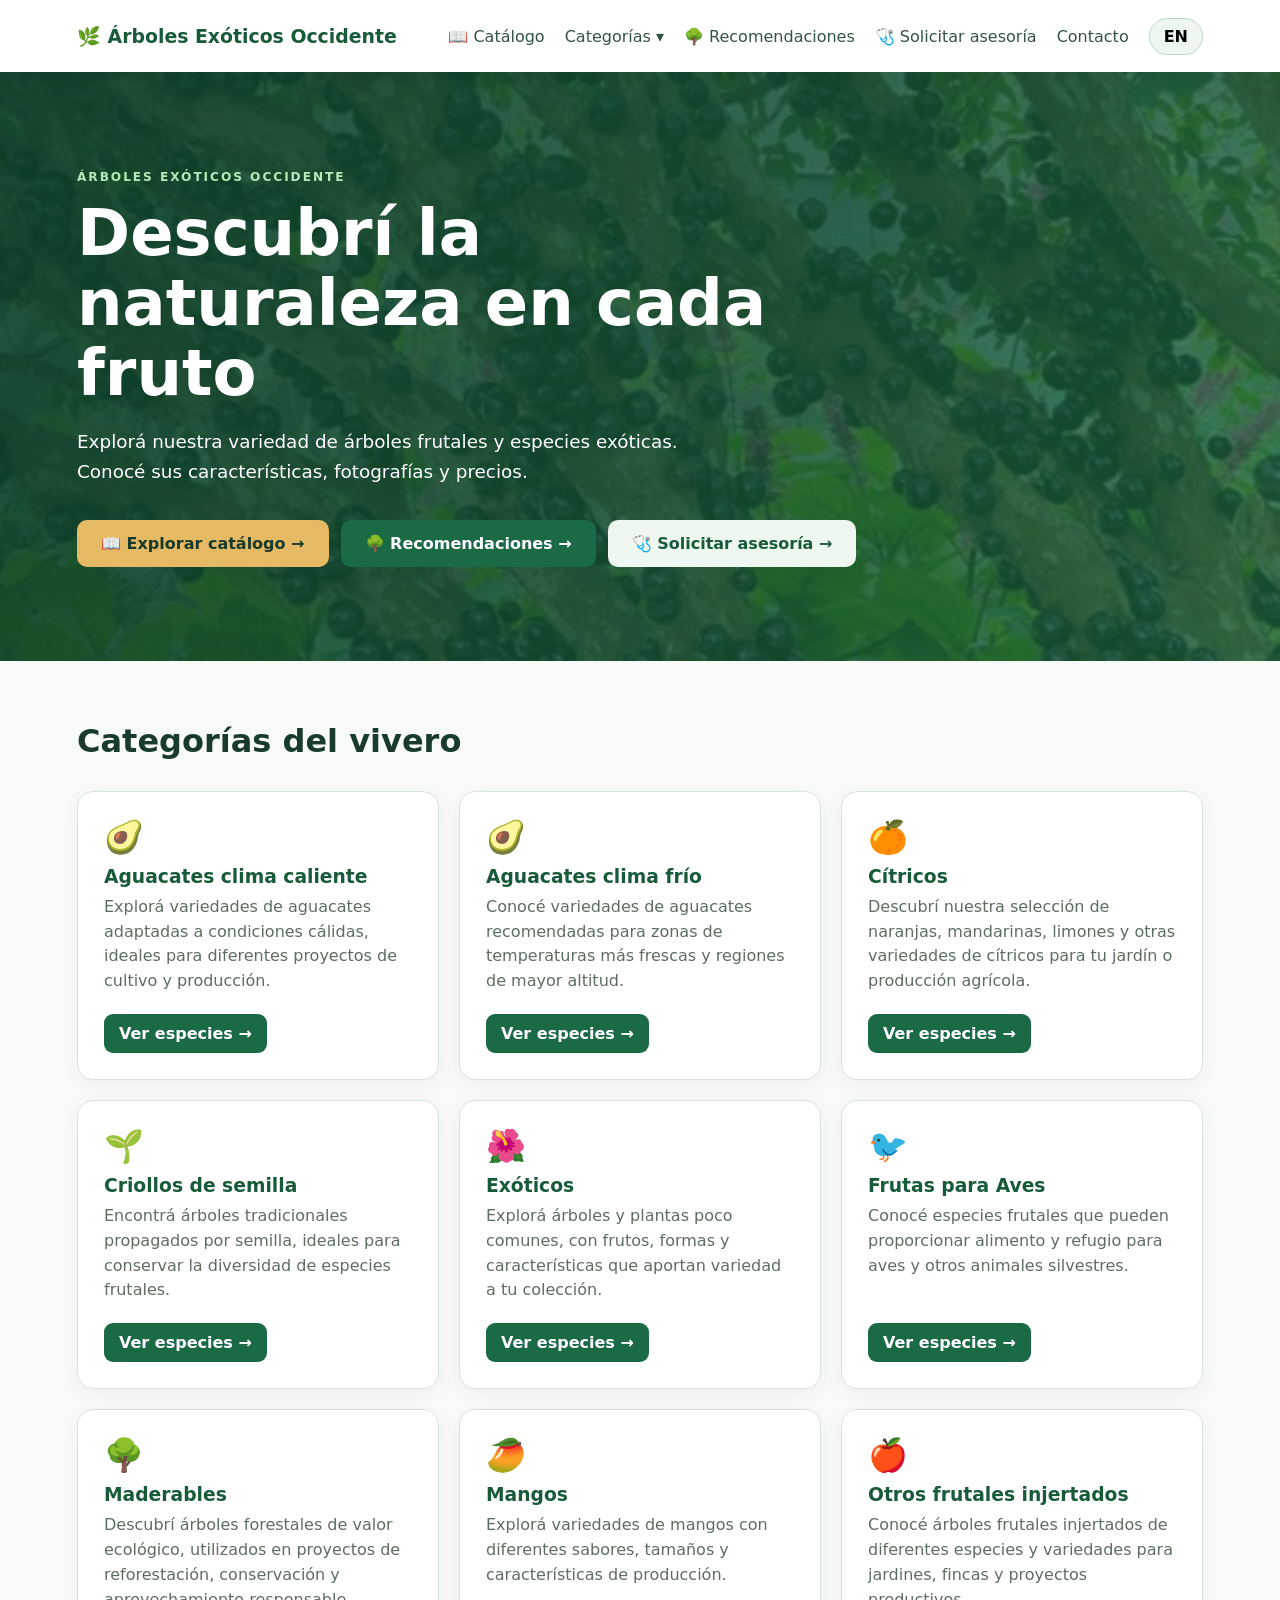
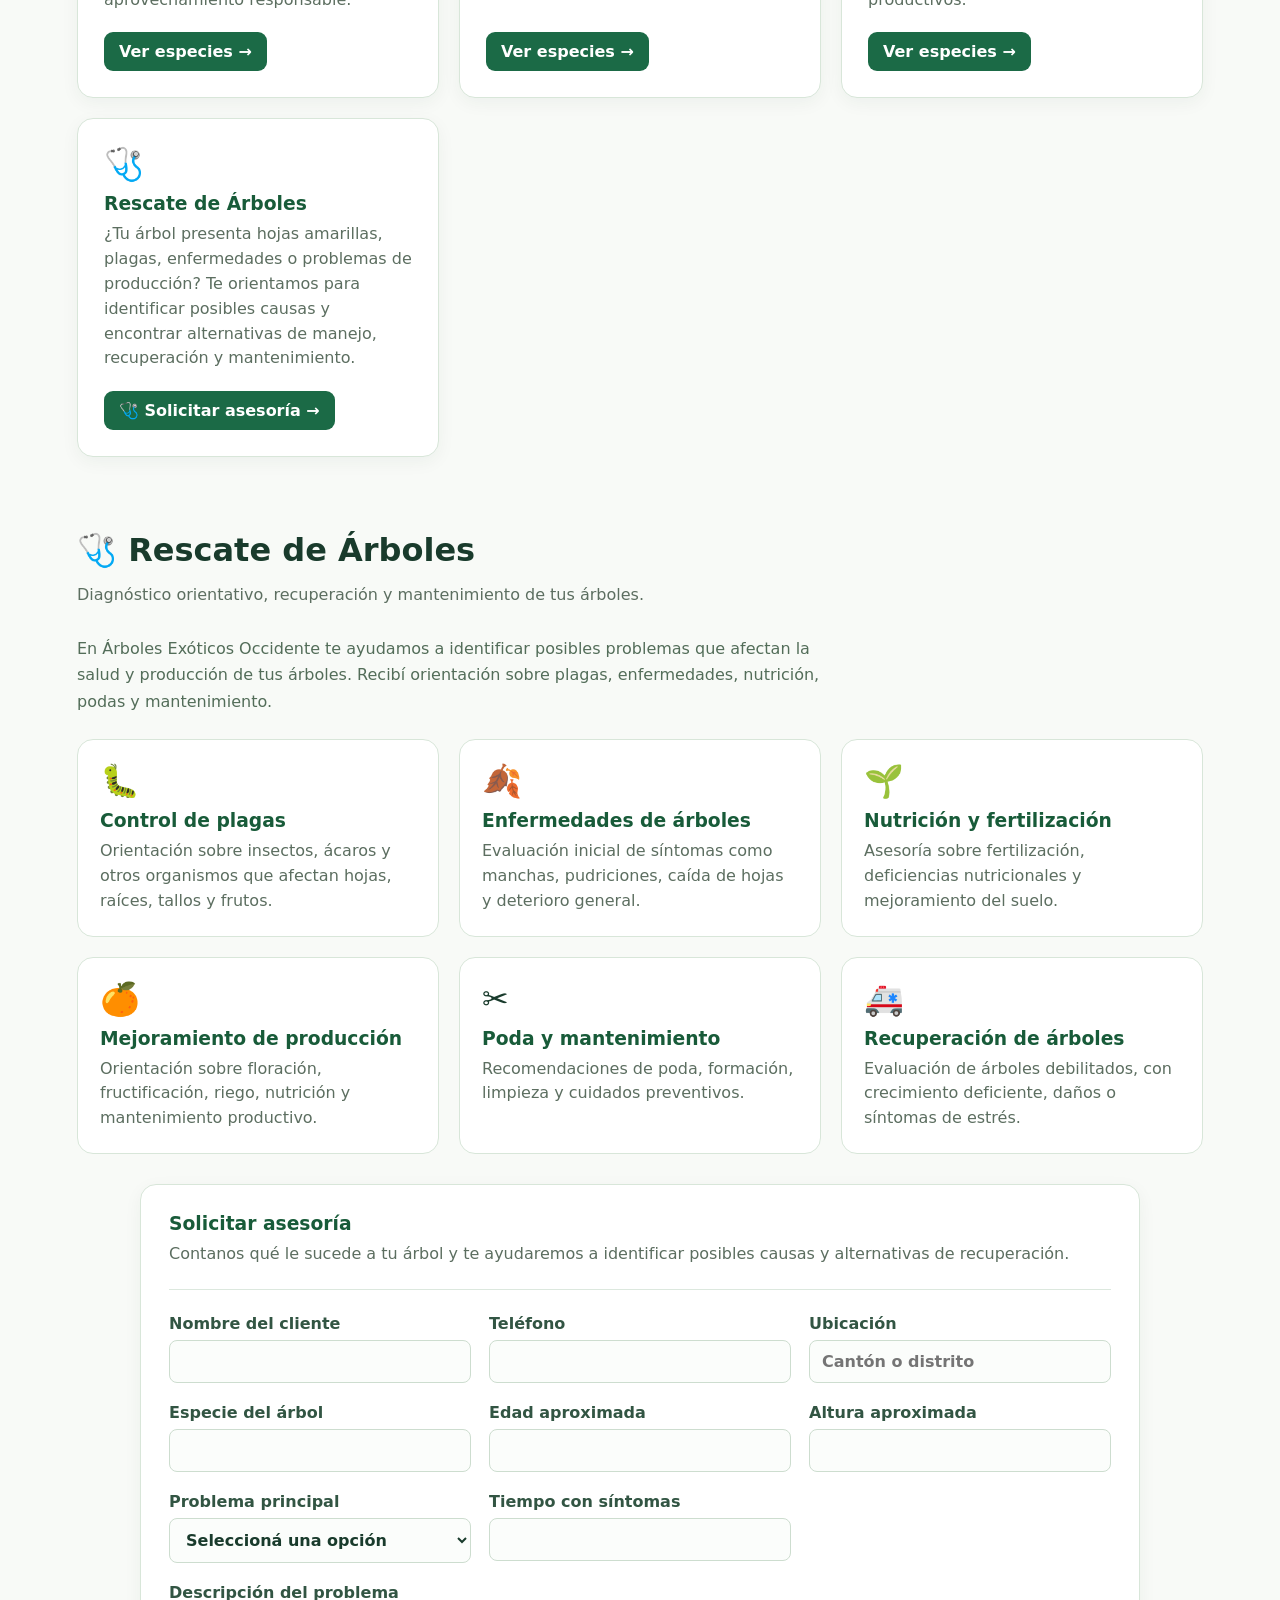
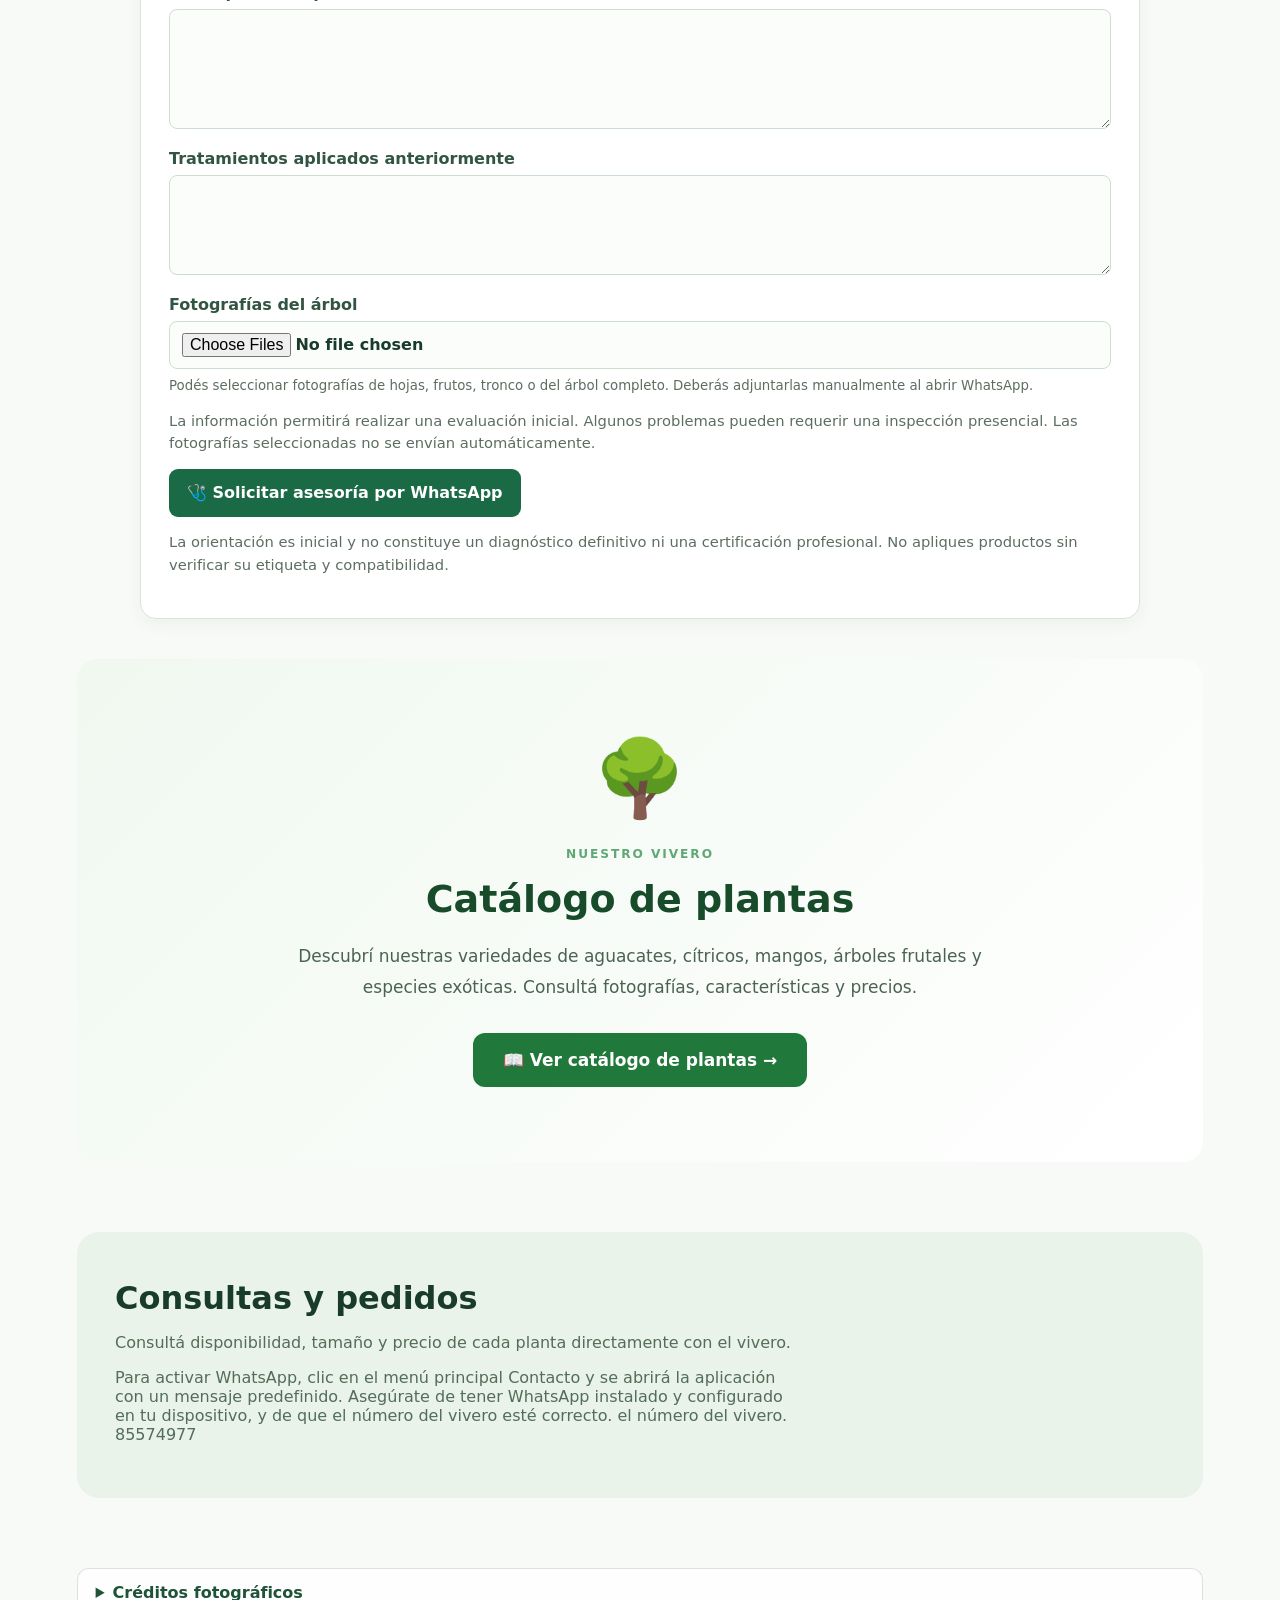
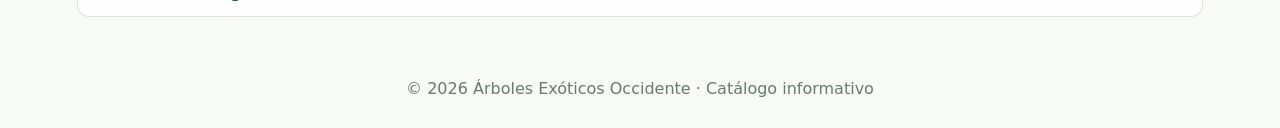
<file: index.html>
<!doctype html>
<html lang="es">

<head>
    <meta charset="utf-8">
    <meta name="viewport" content="width=device-width, initial-scale=1">

    <meta name="description"
          content="Árboles Exóticos Occidente. Vivero de árboles frutales y especies exóticas.">

    <title>Árboles Exóticos Occidente</title>

    <link rel="stylesheet" href="styles.css">
</head>

<body>

    <!-- ENCABEZADO -->
    <header>
        <div class="nav">

            <a class="brand" href="index.html">
                🌿 Árboles Exóticos Occidente
            </a>

            <nav>
                <a href="Catalogo/index.html"
                   data-es="📖 Catálogo"
                   data-en="📖 Catalog">
                    📖 Catálogo
                </a>

                <details class="menu-categorias">
                    <summary id="categories-menu">Categorías ▾</summary>
                    <div id="categories-list" class="categories-list">
                        <a href="Catalogo/index.html" data-es="Todas las categorías" data-en="All categories">Todas las categorías</a>
                    </div>
                </details>

                <a href="Catalogo/index.html?seccion=recomendaciones"
                   data-es="🌳 Recomendaciones"
                   data-en="🌳 Recommendations">
                    🌳 Recomendaciones
                </a>

                <a href="#rescate"
                   id="rescue-nav"
                   data-es="🩺 Solicitar asesoría"
                   data-en="🩺 Request Advice">
                    🩺 Solicitar asesoría
                </a>

                <a id="contact-link" href="https://wa.me/50685574977"
                   target="_blank"
                   rel="noopener noreferrer"
                   data-es="Contacto"
                   data-en="Contact">
                    Contacto
                </a>

                <button id="lang"
                        type="button"
                        aria-label="Cambiar idioma">
                    EN
                </button>
            </nav>

        </div>
    </header>

    <!-- PRESENTACIÓN -->
    <section class="hero">
        <div class="wrap">

            <span class="eyebrow">
                ÁRBOLES EXÓTICOS OCCIDENTE
            </span>

            <h1 id="hero-title">
                Descubrí la naturaleza en cada fruto
            </h1>

            <p id="hero-desc">
                Explorá nuestra variedad de árboles frutales
                y especies exóticas. Conocé sus características,
                fotografías y precios.
            </p>

            <div class="hero-actions">
                <a href="Catalogo/index.html"
                   class="primary"
                   id="explore">
                    📖 Explorar catálogo →
                </a>
                <a href="Catalogo/index.html?seccion=recomendaciones"
                   class="primary recommendations-primary"
                   id="recommendations">
                    🌳 Recomendaciones →
                </a>
                <a href="#rescate"
                   class="primary rescue-primary"
                   id="request-advice">
                    🩺 Solicitar asesoría →
                </a>
            </div>

        </div>
    </section>

    <section class="categorias-destacadas wrap" aria-labelledby="categories-title">
        <div class="sectionhead">
            <h2 id="categories-title">Categorías del vivero</h2>
        </div>
        <div id="category-cards" class="category-cards"></div>
    </section>

    <section id="rescate" class="rescue-section wrap" aria-labelledby="rescue-title">
        <div class="sectionhead">
            <div>
                <h2 id="rescue-title">🩺 Rescate de Árboles</h2>
                <p id="rescue-subtitle">Diagnóstico orientativo, recuperación y mantenimiento de tus árboles.</p>
            </div>
        </div>
        <p id="rescue-intro">En Árboles Exóticos Occidente te ayudamos a identificar posibles problemas que afectan la salud y producción de tus árboles. Recibí orientación sobre plagas, enfermedades, nutrición, podas y mantenimiento.</p>
        <div id="rescue-services" class="rescue-services"></div>
        <form id="rescue-form" class="rescue-form">
            <h3 id="rescue-form-title">Solicitar asesoría</h3>
            <p id="rescue-form-subtitle" class="rescue-form-subtitle">Contanos qué le sucede a tu árbol y te ayudaremos a identificar posibles causas y alternativas de recuperación.</p>
            <div class="rescue-form-divider"></div>
            <div class="rescue-fields">
                <label class="rescue-client-row"><span id="label-client-name">Nombre del cliente</span><input id="rescue-name" name="name" required></label>
                <label class="rescue-client-row"><span id="label-phone">Teléfono</span><input id="rescue-phone" name="phone" type="tel" required></label>
                <label class="rescue-client-row"><span id="label-location">Ubicación</span><input id="rescue-location" name="location" placeholder="Cantón o distrito"></label>
                <label class="rescue-tree-row"><span id="label-species">Especie del árbol</span><input id="rescue-species" name="species" required></label>
                <label class="rescue-tree-row"><span id="label-age">Edad aproximada</span><input id="rescue-age" name="age"></label>
                <label class="rescue-tree-row"><span id="label-height">Altura aproximada</span><input id="rescue-height" name="height"></label>
                <label class="rescue-problem-row"><span id="label-problem">Problema principal</span>
                    <select id="rescue-problem" name="problem" required>
                        <option value="">Seleccioná una opción</option>
                        <option>Plagas</option><option>Enfermedades</option><option>Hojas amarillas</option>
                        <option>Caída de hojas</option><option>Baja producción</option><option>Problemas de floración</option>
                        <option>Fertilización</option><option>Poda</option><option>Recuperación</option>
                        <option>Mantenimiento</option><option>Otro</option>
                    </select>
                </label>
                <label class="rescue-problem-row"><span id="label-duration">Tiempo con síntomas</span><input id="rescue-duration" name="duration"></label>
                <label class="rescue-wide"><span id="label-description">Descripción del problema</span><textarea id="rescue-description" name="description" rows="4" required></textarea></label>
                <label class="rescue-wide"><span id="label-treatments">Tratamientos aplicados anteriormente</span><textarea id="rescue-treatments" name="treatments" rows="3"></textarea></label>
                <label class="rescue-wide"><span id="label-photos">Fotografías del árbol</span><input id="rescue-photos" type="file" accept="image/*" multiple><small id="rescue-photo-help">Podés seleccionar fotografías de hojas, frutos, tronco o del árbol completo. Deberás adjuntarlas manualmente al abrir WhatsApp.</small></label>
            </div>
            <p id="rescue-notice" class="rescue-notice">La información permitirá realizar una evaluación inicial. Algunos problemas pueden requerir una inspección presencial. Las fotografías seleccionadas no se envían automáticamente.</p>
            <button type="submit" class="rescue-submit" id="rescue-submit">🩺 Solicitar asesoría por WhatsApp</button>
            <p id="rescue-safety" class="rescue-safety">La orientación es inicial y no constituye un diagnóstico definitivo ni una certificación profesional. No apliques productos sin verificar su etiqueta y compatibilidad.</p>
        </form>
    </section>

    <main class="wrap">

        <!-- ACCESO AL CATÁLOGO -->
        <section id="catalogo" class="catalogo-acceso">

            <div class="catalogo-acceso-contenido">

                <div class="catalogo-icono">
                    🌳
                </div>

                <span class="eyebrow" id="sectiontag">
                    NUESTRO VIVERO
                </span>

                <h2 id="catalog-title">
                    Catálogo de plantas
                </h2>

                <p id="intro">
                    Descubrí nuestras variedades de aguacates,
                    cítricos, mangos, árboles frutales y especies
                    exóticas. Consultá fotografías, características
                    y precios.
                </p>

                <a href="Catalogo/index.html"
                   class="boton-catalogo"
                   id="catalog-link">
                    📖 Ver catálogo de plantas →
                </a>

            </div>

        </section>

        <!-- CONTACTO -->
        <section class="about" id="contacto">

            <h2 id="contact-title">
                Consultas y pedidos
            </h2>

            <p id="contact-text">
                Consultá disponibilidad, tamaño y precio
                de cada planta directamente con el vivero.
            </p>

            <p id="contact-note">
                Para activar WhatsApp, clic en el menú principal Contacto y se abrirá la aplicación con un mensaje predefinido. Asegúrate de tener WhatsApp instalado y configurado en tu dispositivo, y de que el número del vivero esté correcto.
                el número del vivero. 85574977
            </p>

        </section>

    </main>

    <section class="photo-credits wrap" aria-labelledby="photo-credits-title">
        <details>
            <summary id="photo-credits-title">Créditos fotográficos</summary>
            <p id="photo-credits-note">Fotografías reutilizadas con sus licencias correspondientes. Se aplicó recorte proporcional, lienzo blanco y conversión a WebP.</p>
            <ul id="photo-credits-list">
                <li>Cargando créditos fotográficos...</li>
            </ul>
        </details>
    </section>

    <!-- PIE DE PÁGINA -->
    <footer>
        © <span id="year"></span>
        Árboles Exóticos Occidente ·
        <span id="footer-text">
            Catálogo informativo
        </span>
    </footer>

    <!-- IDIOMA Y AÑO -->
    <script src="whatsapp-config.js"></script>
    <script>
        let idioma = "es";
        const mensajeContacto = {
            es: "🌳 Hola, buenas. Me gustaría recibir información sobre los árboles disponibles en Árboles Exóticos Occidente.",
            en: "🌳 Hello, I would like to receive information about the trees available at Árboles Exóticos Occidente."
        };
        const contacto = document.getElementById("contact-link");

        contacto.addEventListener("click", function () {
            const mensaje = encodeURIComponent(mensajeContacto[idioma]);
            this.href = `https://wa.me/${window.VIVERO_WHATSAPP}?text=${mensaje}`;
        });

        const traducciones = {
            es: {
                hero: "Descubrí la naturaleza en cada fruto",
                descripcion: "Explorá nuestra variedad de árboles frutales y especies exóticas. Conocé sus características, fotografías y precios.",
                explorar: "📖 Explorar catálogo →",
                recomendaciones: "🌳 Recomendaciones →",
                categorias: "Categorías ▾",
                todasCategorias: "Todas las categorías",
                categoriasVivero: "Categorías del vivero",
                verEspecies: "Ver especies →",
                descripcionGenerica: "Descubrí especies seleccionadas de nuestro vivero para jardines, fincas y proyectos productivos.",
                categorias: {
                    "Aguacates clima caliente": ["🥑", "Aguacates clima caliente", "Explorá variedades de aguacates adaptadas a condiciones cálidas, ideales para diferentes proyectos de cultivo y producción."],
                    "Aguacates clima frío": ["🥑", "Aguacates clima frío", "Conocé variedades de aguacates recomendadas para zonas de temperaturas más frescas y regiones de mayor altitud."],
                    "Cítricos": ["🍊", "Cítricos", "Descubrí nuestra selección de naranjas, mandarinas, limones y otras variedades de cítricos para tu jardín o producción agrícola."],
                    "Criollos de semilla": ["🌱", "Criollos de semilla", "Encontrá árboles tradicionales propagados por semilla, ideales para conservar la diversidad de especies frutales."],
                    "Exóticos": ["🌺", "Exóticos", "Explorá árboles y plantas poco comunes, con frutos, formas y características que aportan variedad a tu colección."],
                    "Frutas para Aves": ["🐦", "Frutas para Aves", "Conocé especies frutales que pueden proporcionar alimento y refugio para aves y otros animales silvestres."],
                    "Maderables": ["🌳", "Maderables", "Descubrí árboles forestales de valor ecológico, utilizados en proyectos de reforestación, conservación y aprovechamiento responsable."],
                    "Mangos": ["🥭", "Mangos", "Explorá variedades de mangos con diferentes sabores, tamaños y características de producción."],
                    "Otros frutales injertados": ["🍎", "Otros frutales injertados", "Conocé árboles frutales injertados de diferentes especies y variedades para jardines, fincas y proyectos productivos."]
                },
                rescate: {
                    nav: "🩺 Solicitar asesoría", title: "🩺 Rescate de Árboles", subtitle: "Diagnóstico orientativo, recuperación y mantenimiento de tus árboles.",
                    intro: "En Árboles Exóticos Occidente te ayudamos a identificar posibles problemas que afectan la salud y producción de tus árboles. Recibí orientación sobre plagas, enfermedades, nutrición, podas y mantenimiento.",
                    card: "¿Tu árbol presenta hojas amarillas, plagas, enfermedades o problemas de producción? Te orientamos para identificar posibles causas y encontrar alternativas de manejo, recuperación y mantenimiento.",
                    request: "🩺 Solicitar asesoría →", requestAdvice: "🩺 Solicitar asesoría →", form: "Solicitar asesoría", formSubtitle: "Contanos qué le sucede a tu árbol y te ayudaremos a identificar posibles causas y alternativas de recuperación.", name: "Nombre del cliente", phone: "Teléfono", location: "Ubicación", species: "Especie del árbol", age: "Edad aproximada", height: "Altura aproximada", problem: "Problema principal", duration: "Tiempo con síntomas", description: "Descripción del problema", treatments: "Tratamientos aplicados anteriormente", photos: "Fotografías del árbol", photoHelp: "Podés seleccionar fotografías de hojas, frutos, tronco o del árbol completo. Deberás adjuntarlas manualmente al abrir WhatsApp.", choose: "Seleccioná una opción",
                    notice: "La información permitirá realizar una evaluación inicial. Algunos problemas pueden requerir una inspección presencial. Las fotografías seleccionadas no se envían automáticamente.",
                    submit: "🩺 Solicitar asesoría por WhatsApp", safety: "La orientación es inicial y no constituye un diagnóstico definitivo ni una certificación profesional. No apliques productos sin verificar su etiqueta y compatibilidad.",
                    services: [["🐛", "Control de plagas", "Orientación sobre insectos, ácaros y otros organismos que afectan hojas, raíces, tallos y frutos."], ["🍂", "Enfermedades de árboles", "Evaluación inicial de síntomas como manchas, pudriciones, caída de hojas y deterioro general."], ["🌱", "Nutrición y fertilización", "Asesoría sobre fertilización, deficiencias nutricionales y mejoramiento del suelo."], ["🍊", "Mejoramiento de producción", "Orientación sobre floración, fructificación, riego, nutrición y mantenimiento productivo."], ["✂️", "Poda y mantenimiento", "Recomendaciones de poda, formación, limpieza y cuidados preventivos."], ["🚑", "Recuperación de árboles", "Evaluación de árboles debilitados, con crecimiento deficiente, daños o síntomas de estrés."]]
                },
                etiqueta: "NUESTRO VIVERO",
                catalogo: "Catálogo de plantas",
                intro: "Descubrí nuestras variedades de aguacates, cítricos, mangos, árboles frutales y especies exóticas. Consultá fotografías, características y precios.",
                boton: "📖 Ver catálogo de plantas →",
                contacto: "Consultas y pedidos",
                contactoTexto: "Consultá disponibilidad, tamaño y precio de cada planta directamente con el vivero.",
                nota: "Para activar notificaciones, clic  en el menú principal Contacto.",
                footer: "Catálogo informativo ",
                photoCredits: "Créditos fotográficos",
                photoCreditsNote: "Fotografías reutilizadas con sus licencias correspondientes. Se aplicó recorte proporcional, lienzo blanco y conversión a WebP."
            },

            en: {
                hero: "Discover nature in every fruit",
                descripcion: "Explore our variety of fruit trees and exotic species. Discover their characteristics, photographs and prices.",
                explorar: "📖 Explore catalog →",
                recomendaciones: "🌳 Recommendations →",
                categorias: "Categories ▾",
                todasCategorias: "All categories",
                categoriasVivero: "Nursery Categories",
                verEspecies: "View species →",
                descripcionGenerica: "Discover selected nursery species for gardens, farms and productive projects.",
                categorias: {
                    "Aguacates clima caliente": ["🥑", "Warm-climate avocados", "Explore avocado varieties adapted to warm conditions for different growing and production projects."],
                    "Aguacates clima frío": ["🥑", "Cool-climate avocados", "Learn about avocado varieties recommended for cooler temperatures and higher-altitude regions."],
                    "Cítricos": ["🍊", "Citrus", "Discover our selection of oranges, mandarins, lemons and other citrus varieties for gardens or agricultural production."],
                    "Criollos de semilla": ["🌱", "Seed-grown heirlooms", "Find traditional trees propagated from seed that help preserve fruit-tree diversity."],
                    "Exóticos": ["🌺", "Exotic trees", "Explore uncommon trees and plants with fruits, forms and characteristics that add variety to your collection."],
                    "Frutas para Aves": ["🐦", "Fruit Trees for Birds", "Learn about fruit-bearing species that may provide food and shelter for birds and other wildlife."],
                    "Maderables": ["🌳", "Timber Trees", "Discover forest trees of ecological value for reforestation, conservation and responsible use."],
                    "Mangos": ["🥭", "Mangoes", "Explore mango varieties with different flavors, sizes and production characteristics."],
                    "Otros frutales injertados": ["🍎", "Other grafted fruit trees", "Learn about grafted fruit trees for gardens, farms and productive projects."]
                },
                rescate: {
                    nav: "🩺 Request Advice", title: "🩺 Tree Rescue", subtitle: "Guidance, recovery and maintenance for your trees.",
                    intro: "At Árboles Exóticos Occidente, we help identify possible problems affecting your trees' health and production. Receive guidance on pests, diseases, nutrition, pruning and maintenance.",
                    card: "Does your tree have yellow leaves, pests, diseases or production problems? We can help identify possible causes and management, recovery and maintenance alternatives.",
                    request: "🩺 Request guidance →", form: "Request guidance", formSubtitle: "Tell us what is happening to your tree and we will help identify possible causes and recovery alternatives.", name: "Client name", phone: "Phone", location: "Location", species: "Tree species", age: "Approximate age", height: "Approximate height", problem: "Main problem", duration: "Time with symptoms", description: "Problem description", treatments: "Previous treatments", photos: "Tree photos", photoHelp: "You can select photos of leaves, fruit, trunk or the whole tree. Attach them manually when WhatsApp opens.", choose: "Select an option",
                    notice: "This information enables an initial assessment. Some problems may require an in-person inspection. Selected photos are not sent automatically.",
                    submit: "🩺 Request guidance via WhatsApp", safety: "This is initial guidance, not a definitive diagnosis or professional certification. Do not apply products without checking their label and compatibility.",
                    requestAdvice: "🩺 Request Advice →",
                    services: [["🐛", "Pest control", "Guidance on insects, mites and other organisms affecting leaves, roots, stems and fruit."], ["🍂", "Tree diseases", "Initial assessment of symptoms such as spots, rot, leaf drop and general decline."], ["🌱", "Nutrition and fertilization", "Advice on fertilization, nutritional deficiencies and soil improvement."], ["🍊", "Production improvement", "Guidance on flowering, fruiting, irrigation, nutrition and productive maintenance."], ["✂️", "Pruning and maintenance", "Recommendations for pruning, training, cleaning and preventive care."], ["🚑", "Tree recovery", "Assessment of weakened trees with poor growth, damage or stress symptoms."]]
                },
                etiqueta: "OUR NURSERY",
                catalogo: "Plant catalog",
                intro: "Discover our varieties of avocados, citrus fruits, mangoes, fruit trees and exotic species. Explore photographs, characteristics and prices.",
                boton: "📖 View plant catalog →",
                contacto: "Inquiries and orders",
                contactoTexto: "Ask the nursery directly about plant availability, size and price.",
                nota: "To enable WhatsApp, configure the nursery phone number.",
                footer: "Informational catalog",
                photoCredits: "Photo credits",
                photoCreditsNote: "Reused photographs are shown with their applicable licenses. Proportional cropping, a white canvas and WebP conversion were applied."
            }
        };

        document.getElementById("year").textContent =
            new Date().getFullYear();

        document.getElementById("lang").addEventListener(
            "click",
            function () {

                idioma = idioma === "es" ? "en" : "es";

                const t = traducciones[idioma];

                document.documentElement.lang = idioma;

                document.getElementById("hero-title").textContent = t.hero;
                document.getElementById("hero-desc").textContent = t.descripcion;
                document.getElementById("explore").textContent = t.explorar;
                document.getElementById("recommendations").textContent = t.recomendaciones;
                document.getElementById("request-advice").textContent = t.rescate.requestAdvice;
                document.getElementById("categories-menu").textContent = t.categorias;
                document.getElementById("categories-title").textContent = t.categoriasVivero;
                renderCategoryCards(categoriasInventario);
                actualizarRescate();
                document.getElementById("sectiontag").textContent = t.etiqueta;
                document.getElementById("catalog-title").textContent = t.catalogo;
                document.getElementById("intro").textContent = t.intro;
                document.getElementById("catalog-link").textContent = t.boton;
                document.getElementById("contact-title").textContent = t.contacto;
                document.getElementById("contact-text").textContent = t.contactoTexto;
                document.getElementById("contact-note").textContent = t.nota;
                document.getElementById("footer-text").textContent = t.footer;
                document.getElementById("photo-credits-title").textContent = t.photoCredits;
                document.getElementById("photo-credits-note").textContent = t.photoCreditsNote;

                document.querySelectorAll("[data-es][data-en]").forEach(
                    elemento => {
                        elemento.textContent =
                            elemento.getAttribute("data-" + idioma);
                    }
                );

                fetch("reportes/fuentes_fotograficas.json")
                    .then(response => {
                        if (!response.ok) {
                            throw new Error("No se pudo cargar el registro de créditos fotográficos.");
                        }
                        return response.json();
                    })
                    .then(fuentes => {
                        const lista = document.getElementById("photo-credits-list");
                        lista.replaceChildren();
                        fuentes.forEach(fuente => {
                            const item = document.createElement("li");
                            item.append(document.createTextNode(`${fuente.identificacion} — ${fuente.autor} · `));
                            const fuenteEnlace = document.createElement("a");
                            fuenteEnlace.href = fuente.fuente;
                            fuenteEnlace.target = "_blank";
                            fuenteEnlace.rel = "noopener noreferrer";
                            fuenteEnlace.textContent = "fuente";
                            item.append(fuenteEnlace, document.createTextNode(" · "));
                            const licenciaEnlace = document.createElement("a");
                            licenciaEnlace.href = fuente.licencia_url || fuente.fuente;
                            licenciaEnlace.target = "_blank";
                            licenciaEnlace.rel = "noopener noreferrer";
                            licenciaEnlace.textContent = fuente.licencia;
                            item.append(licenciaEnlace);
                            lista.appendChild(item);
                        });
                    })
                    .catch(error => {
                        document.getElementById("photo-credits-list").textContent = error.message;
                    });

                this.textContent = idioma === "es" ? "EN" : "ES";
                cargarMenuCategorias();
            }
        );

        let categoriasInventario = [];
        const ordenCategorias = [
            "Aguacates clima caliente",
            "Aguacates clima frío",
            "Cítricos",
            "Criollos de semilla",
            "Exóticos",
            "Frutas para Aves",
            "Maderables",
            "Mangos",
            "Otros frutales injertados"
        ];
        const normalizarCategoria = categoria => categoria
            .replaceAll("Ã¡", "á")
            .replaceAll("Ã©", "é")
            .replaceAll("Ã­", "í")
            .replaceAll("Ã³", "ó")
            .replaceAll("Ãº", "ú")
            .replaceAll("Ã±", "ñ");

        function renderCategoryCards(categorias) {
            const contenedor = document.getElementById("category-cards");
            const t = traducciones[idioma];
            contenedor.replaceChildren();
            categorias.forEach(categoria => {
                const clave = normalizarCategoria(categoria);
                const datos = t.categorias[clave] || ["🌿", clave, t.descripcionGenerica];
                const tarjeta = document.createElement("article");
                tarjeta.className = "category-card";
                tarjeta.innerHTML = `
                    <div class="category-card-icon" aria-hidden="true">${datos[0]}</div>
                    <h3>${datos[1]}</h3>
                    <p>${datos[2]}</p>
                    <a href="Catalogo/index.html?categoria=${encodeURIComponent(categoria)}" class="category-card-link">${t.verEspecies}</a>
                `;
                contenedor.append(tarjeta);
            });
            const rescue = document.createElement("article");
            rescue.className = "category-card rescue-card";
            rescue.innerHTML = `<div class="category-card-icon" aria-hidden="true">🩺</div><h3>${t.rescate.title.replace("🩺 ", "")}</h3><p>${t.rescate.card}</p><a href="#rescate" class="category-card-link">${t.rescate.request}</a>`;
            rescue.querySelector("a").addEventListener("click", mostrarRescate);
            contenedor.append(rescue);
        }

        function renderRescueServices() {
            const t = traducciones[idioma].rescate;
            document.getElementById("rescue-services").innerHTML = t.services.map(servicio => `<article class="rescue-service"><div class="category-card-icon" aria-hidden="true">${servicio[0]}</div><h3>${servicio[1]}</h3><p>${servicio[2]}</p></article>`).join("");
        }

        function actualizarRescate() {
            const t = traducciones[idioma].rescate;
            document.getElementById("rescue-nav").textContent = t.nav;
            document.getElementById("rescue-title").textContent = t.title;
            document.getElementById("rescue-subtitle").textContent = t.subtitle;
            document.getElementById("rescue-intro").textContent = t.intro;
            document.getElementById("rescue-form-title").textContent = t.form;
            document.getElementById("rescue-form-subtitle").textContent = t.formSubtitle;
            [["label-client-name", t.name], ["label-phone", t.phone], ["label-location", t.location], ["label-species", t.species], ["label-age", t.age], ["label-height", t.height], ["label-problem", t.problem], ["label-duration", t.duration], ["label-description", t.description], ["label-treatments", t.treatments], ["label-photos", t.photos]].forEach(([id, texto]) => document.getElementById(id).textContent = texto);
            document.getElementById("rescue-problem").options[0].textContent = t.choose;
            const problemas = idioma === "es"
                ? ["Plagas", "Enfermedades", "Hojas amarillas", "Caída de hojas", "Baja producción", "Problemas de floración", "Fertilización", "Poda", "Recuperación", "Mantenimiento", "Otro"]
                : ["Pests", "Diseases", "Yellow leaves", "Leaf drop", "Low production", "Flowering problems", "Fertilization", "Pruning", "Recovery", "Maintenance", "Other"];
            [...document.getElementById("rescue-problem").options].slice(1).forEach((option, index) => option.textContent = problemas[index]);
            document.getElementById("rescue-location").placeholder = idioma === "es" ? "Cantón o distrito" : "Canton or district";
            document.getElementById("rescue-photo-help").textContent = t.photoHelp;
            document.getElementById("rescue-notice").textContent = t.notice;
            document.getElementById("rescue-submit").textContent = t.submit;
            document.getElementById("rescue-safety").textContent = t.safety;
            renderRescueServices();
        }

        function mostrarRescate(event) {
            if (event) event.preventDefault();
            document.getElementById("rescate").scrollIntoView({ behavior: "smooth", block: "start" });
        }

        async function cargarMenuCategorias() {
            const lista = document.getElementById("categories-list");
            try {
                const respuesta = await fetch("Inventario/inventario.json");
                if (!respuesta.ok) throw new Error("No se pudo cargar las categorías");
                const inventario = await respuesta.json();
                categoriasInventario = [...new Set(inventario.map(item => item.categoria).filter(Boolean))]
                    .sort((a, b) => {
                        const posicionA = ordenCategorias.indexOf(normalizarCategoria(a));
                        const posicionB = ordenCategorias.indexOf(normalizarCategoria(b));
                        if (posicionA === -1 && posicionB === -1) return a.localeCompare(b, "es");
                        if (posicionA === -1) return 1;
                        if (posicionB === -1) return -1;
                        return posicionA - posicionB;
                    });
                lista.replaceChildren();
                const todas = document.createElement("a");
                todas.href = "Catalogo/index.html";
                todas.textContent = traducciones[idioma].todasCategorias;
                lista.append(todas);
                categoriasInventario.forEach(categoria => {
                    const enlace = document.createElement("a");
                    enlace.href = `Catalogo/index.html?categoria=${encodeURIComponent(categoria)}`;
                    const clave = normalizarCategoria(categoria);
                    enlace.textContent = (traducciones[idioma].categorias[clave] || [null, clave])[1];
                    lista.append(enlace);
                });
                renderCategoryCards(categoriasInventario);
            } catch (error) {
                console.error("No se pudo cargar el menú de categorías:", error);
            }
        }
        cargarMenuCategorias();

        document.getElementById("rescue-nav").addEventListener("click", mostrarRescate);
        document.getElementById("request-advice").addEventListener("click", mostrarRescate);
        document.getElementById("rescue-form").addEventListener("submit", function (event) {
            event.preventDefault();
            const valor = id => document.getElementById(id).value.trim() || "No indicado";
            const mensaje = idioma === "es"
                ? `Hola, necesito asesoría del servicio Rescate de Árboles de Árboles Exóticos Occidente.\n\nNombre: ${valor("rescue-name")}\nTeléfono: ${valor("rescue-phone")}\nUbicación: ${valor("rescue-location")}\nEspecie: ${valor("rescue-species")}\nEdad aproximada: ${valor("rescue-age")}\nAltura: ${valor("rescue-height")}\nProblema: ${valor("rescue-problem")}\nTiempo con síntomas: ${valor("rescue-duration")}\nTratamientos anteriores: ${valor("rescue-treatments")}\nDescripción: ${valor("rescue-description")}\n\nAdjuntaré las fotografías manualmente en esta conversación.`
                : `Hello, I need guidance from the Tree Rescue service at Árboles Exóticos Occidente.\n\nName: ${valor("rescue-name")}\nPhone: ${valor("rescue-phone")}\nLocation: ${valor("rescue-location")}\nSpecies: ${valor("rescue-species")}\nApproximate age: ${valor("rescue-age")}\nHeight: ${valor("rescue-height")}\nProblem: ${valor("rescue-problem")}\nTime with symptoms: ${valor("rescue-duration")}\nPrevious treatments: ${valor("rescue-treatments")}\nDescription: ${valor("rescue-description")}\n\nI will attach the photos manually in this conversation.`;
            window.open(`https://wa.me/${window.VIVERO_WHATSAPP}?text=${encodeURIComponent(mensaje)}`, "_blank", "noopener,noreferrer");
        });
        actualizarRescate();
    </script>

</body>
</html>
</file>
<file: styles.css>
* {
    box-sizing: border-box
}

html {
    scroll-behavior: smooth
}

body {
    margin: 0;
    font-family: system-ui, -apple-system, Segoe UI, sans-serif;
    color: #193b2c;
    background: #f8faf7
}

header {
    background: #fff;
    position: sticky;
    top: 0;
    z-index: 5;
    box-shadow: 0 2px 12px #183a2b12
}

.wrap,
.nav {
    max-width: 1170px;
    margin: auto;
    padding: 0 22px
}

.nav {
    min-height: 72px;
    display: flex;
    align-items: center;
    justify-content: space-between;
    gap: 16px
}

.brand {
    font-size: 1.18rem;
    font-weight: 800;
    color: #185b39;
    text-decoration: none
}

nav {
    display: flex;
    gap: 20px;
    align-items: center;
    flex-wrap: wrap
}

nav a {
    color: #325543;
    text-decoration: none
}

nav a:hover {
    color: #185b39
}

.menu-categorias {
    position: relative;
    color: #325543
}

.menu-categorias summary {
    cursor: pointer;
    list-style: none
}

.menu-categorias summary::-webkit-details-marker {
    display: none
}

.menu-categorias summary:hover {
    color: #185b39
}

.categories-list {
    position: absolute;
    top: calc(100% + 12px);
    right: 0;
    z-index: 10;
    min-width: 220px;
    padding: 8px;
    border: 1px solid #d3ded4;
    border-radius: 10px;
    background: #fff;
    box-shadow: 0 8px 24px #183a2b1f
}

.categories-list a {
    display: block;
    padding: 9px 11px;
    border-radius: 7px;
    white-space: nowrap
}

.categories-list a:hover {
    background: #edf7ef
}

button,
select,
input {
    font: inherit
}

button {
    cursor: pointer
}

#lang {
    border: 1px solid #bdd7c5;
    border-radius: 20px;
    background: #edf7ef;
    padding: 8px 14px;
    font-weight: 700
}

.hero {
    background: linear-gradient(105deg, #0e422aeb, #195f38c9), url('imagenes/planta-052.jpg') center/cover;
    color: white;
    padding: 94px 0
}

.eyebrow {
    letter-spacing: .16em;
    font-size: .76rem;
    font-weight: 800;
    color: #5fa875
}

.hero .eyebrow {
    color: #b4e9b8
}

h1 {
    font-size: clamp(2.2rem, 5vw, 4.2rem);
    max-width: 750px;
    line-height: 1.09;
    margin: 14px 0
}

h2 {
    font-size: 2rem;
    margin: 9px 0
}

.hero p {
    font-size: 1.15rem;
    max-width: 640px;
    line-height: 1.65
}

.primary {
    display: inline-block;
    background: #e6ba64;
    color: #183a2b;
    padding: 14px 24px;
    border-radius: 10px;
    text-decoration: none;
    font-weight: 800;
    margin-top: 14px
}

.primary:hover {
    background: #f0ca78
}

.hero-actions {
    display: flex;
    flex-wrap: wrap;
    gap: 12px;
    align-items: center
}

.recommendations-primary {
    background: #1b6a46;
    color: white
}

.recommendations-primary:hover {
    background: #23834c
}

.rescue-primary {
    background: #eef8f0;
    color: #185b39
}

.rescue-primary:hover {
    background: #d9efdd
}

.categorias-destacadas {
    padding-top: 52px
}

.category-cards {
    display: grid;
    grid-template-columns: repeat(3, minmax(0, 1fr));
    gap: 20px;
    margin-top: 22px
}

.category-card {
    display: flex;
    flex-direction: column;
    min-height: 245px;
    padding: 26px;
    border: 1px solid #d8e6d9;
    border-radius: 16px;
    background: #fff;
    box-shadow: 0 5px 18px #183a2b0d
}

.category-card-icon {
    font-size: 2rem
}

.category-card h3 {
    margin: 10px 0 8px;
    color: #185b39
}

.category-card p {
    margin: 0 0 20px;
    color: #5c6e60;
    line-height: 1.55
}

.category-card-link {
    align-self: flex-start;
    margin-top: auto;
    padding: 10px 15px;
    border-radius: 9px;
    background: #1b6a46;
    color: #fff;
    font-weight: 700;
    text-decoration: none
}

.category-card-link:hover {
    background: #23834c
}

.rescue-section {
    padding-top: 65px;
    scroll-margin-top: 90px
}

.rescue-section > p {
    max-width: 780px;
    color: #536d59;
    line-height: 1.65
}

.rescue-services {
    display: grid;
    grid-template-columns: repeat(3, minmax(0, 1fr));
    gap: 20px;
    margin: 24px 0 30px
}

.rescue-service {
    padding: 22px;
    border: 1px solid #d8e6d9;
    border-radius: 16px;
    background: #fff
}

.rescue-service h3 {
    margin: 10px 0 8px;
    color: #185b39
}

.rescue-service p {
    margin: 0;
    color: #5c6e60;
    line-height: 1.55
}

.rescue-form {
    width: 100%;
    max-width: 1000px;
    margin: 0 auto;
    padding: 28px;
    border: 1px solid #d8e6d9;
    border-radius: 16px;
    background: #fff;
    box-shadow: 0 5px 18px #183a2b0d
}

.rescue-form h3 {
    margin: 0;
    color: #185b39
}

.rescue-form-subtitle {
    margin: 8px 0 0;
    color: #5c6e60;
    line-height: 1.55
}

.rescue-form-divider {
    height: 1px;
    margin: 22px 0 24px;
    background: #dce8de
}

.rescue-fields {
    display: grid;
    grid-template-columns: repeat(3, minmax(0, 1fr));
    gap: 20px 18px
}

.rescue-fields label {
    display: flex;
    flex-direction: column;
    gap: 7px;
    color: #325543;
    font-weight: 700
}

.rescue-fields input,
.rescue-fields select,
.rescue-fields textarea {
    width: 100%;
    padding: 11px 12px;
    border: 1px solid #cdddcf;
    border-radius: 8px;
    background: #fbfdfb;
    color: #193b2c
}

.rescue-fields textarea {
    min-height: 120px;
    resize: vertical
}

.rescue-fields #rescue-treatments {
    min-height: 100px
}

.rescue-wide {
    grid-column: 1 / -1
}

.rescue-fields small {
    color: #5c6e60;
    font-weight: 400;
    line-height: 1.45
}

.rescue-notice,
.rescue-safety {
    color: #5c6e60;
    font-size: .92rem;
    line-height: 1.5
}

.rescue-submit {
    min-height: 48px;
    border: 0;
    border-radius: 9px;
    padding: 13px 18px;
    background: #1b6a46;
    color: #fff;
    font-weight: 800
}

.rescue-submit:hover {
    background: #23834c
}

main section {
    padding-top: 65px
}

.sectionhead {
    display: flex;
    align-items: end;
    justify-content: space-between;
    gap: 20px
}

.sectionhead p {
    color: #5c6e60;
    max-width: 730px
}

#count {
    color: #26794a
}

.filters {
    display: flex;
    gap: 12px;
    margin: 22px 0 30px
}

.filters input {
    flex: 1;
    min-width: 0
}

.filters input,
.filters select {
    padding: 14px;
    border: 1px solid #d3ded4;
    border-radius: 10px;
    background: white
}

.grid {
    display: grid;
    grid-template-columns: repeat(auto-fill, minmax(225px, 1fr));
    gap: 22px
}

.plant {
    border: 1px solid #e3eae2;
    border-radius: 16px;
    background: white;
    overflow: hidden;
    box-shadow: 0 4px 16px #153c2710;
    display: flex;
    flex-direction: column
}

.plant img {
    width: 100%;
    aspect-ratio: 1/1;
    object-fit: cover
}

.plant-body {
    padding: 18px;
    flex: 1;
    display: flex;
    flex-direction: column
}

.plant h3 {
    font-size: 1.12rem;
    margin: 0 0 6px
}

.muted {
    color: #6a796d;
    font-size: .91rem
}

.latin {
    font-style: italic;
    color: #51735e;
    font-size: .86rem;
    margin: 7px 0
}

.plant button {
    margin-top: auto;
    background: #1d6b41;
    color: white;
    border: 0;
    border-radius: 9px;
    padding: 11px;
    font-weight: 700
}

.about {
    background: #e9f3e9;
    border-radius: 22px;
    margin: 70px 0;
    padding: 38px !important
}

.about p {
    max-width: 690px;
    color: #536d59
}

footer {
    text-align: center;
    padding: 30px;
    color: #6a7a6b
}

.photo-credits {
    margin-top: 2rem;
    margin-bottom: 2rem;
}

.photo-credits details {
    background: rgba(255, 255, 255, 0.82);
    border: 1px solid rgba(31, 83, 56, 0.16);
    border-radius: 12px;
    padding: 0.9rem 1.1rem;
}

.photo-credits summary {
    color: #1f5338;
    cursor: pointer;
    font-weight: 700;
}

.photo-credits p,
.photo-credits li {
    color: #496052;
    font-size: 0.86rem;
}

.photo-credits ul {
    columns: 2;
    margin-bottom: 0;
}

@media (max-width: 700px) {
    .photo-credits ul {
        columns: 1;
    }
}

dialog {
    border: 0;
    border-radius: 20px;
    max-width: 650px;
    width: calc(100% - 30px);
    max-height: 88vh;
    overflow: auto;
    box-shadow: 0 20px 80px #0005;
    padding: 24px
}

dialog::backdrop {
    background: #071c12a9
}

.close {
    float: right;
    border: 0;
    background: #e9f1e9;
    border-radius: 50%;
    font-size: 24px;
    width: 36px;
    height: 36px
}

#detail-content img {
    width: 100%;
    max-height: 310px;
    object-fit: contain;
    border-radius: 12px
}

.detail-section {
    border-top: 1px solid #e0e8df;
    margin-top: 16px;
    padding-top: 12px;
    line-height: 1.6
}

@media(max-width:600px) {
    .nav {
        flex-wrap: wrap;
        padding: 14px 18px
    }

    .brand {
        font-size: 1rem
    }

    nav {
        gap: 12px
    }

    .hero-actions {
        align-items: stretch;
        flex-direction: column
    }

    .hero-actions .primary {
        text-align: center
    }

    .category-cards {
        grid-template-columns: 1fr
    }

    .rescue-services,
    .rescue-fields {
        grid-template-columns: 1fr
    }

    .rescue-form {
        padding: 20px
    }

    .categories-list {
        right: auto;
        left: 0
    }

    .hero {
        padding: 70px 0
    }

    .sectionhead {
        display: block
    }

    .filters {
        flex-direction: column
    }

    .grid {
        grid-template-columns: repeat(2, minmax(0, 1fr));
        gap: 12px
    }

    .plant-body {
        padding: 12px
    }

    .plant h3 {
        font-size: 1rem
    }
}

@media (min-width: 601px) and (max-width: 900px) {
    .category-cards {
        grid-template-columns: repeat(2, minmax(0, 1fr))
    }

    .rescue-services {
        grid-template-columns: repeat(2, minmax(0, 1fr))
    }

    .rescue-fields {
        grid-template-columns: repeat(2, minmax(0, 1fr))
    }
}

/* V2: resumen visible y tarjeta con acción accesible */
.plant-summary {
    color: #445d4d;
    line-height: 1.5;
    font-size: .9rem;
    margin: 9px 0 18px;
    display: -webkit-box;
    -webkit-line-clamp: 3;
    -webkit-box-orient: vertical;
    overflow: hidden;
    flex: 1
}

.plant button {
    cursor: pointer
}

.plant button:hover,
.plant button:focus-visible {
    background: #12512f;
    outline-offset: 3px
}

#detail-content>p {
    line-height: 1.6
}

#detail-content .primary {
    margin-top: 12px
}
/* Selector de categorías */
.filters select {
    width: 100%;
    min-width: 220px;
    height: 52px;
    padding: 12px 16px;
    border: 1px solid #cbd8ce;
    border-radius: 10px;
    background-color: #ffffff;
    color: #173b28;
    font-size: 15px;
    cursor: pointer;
    box-sizing: border-box;
}

.plant .foto {
    display: block;
    object-fit: contain;
    object-position: center;
    background-color: #eaf2e8;
}

.plant .sin-foto {
    display: flex;
    align-items: center;
    justify-content: center;
    background-color: #eaf2e8;
    color: #246b45;
}

.plant .sin-foto[hidden] {
    display: none;
}
/* Fotografías de la página principal */
.plant > .foto,
.plant > .sin-foto {
    width: 100%;
    height: 260px;
    box-sizing: border-box;
}

.plant > .foto {
    display: block;
    object-fit: contain;
    object-position: center;
    background-color: #eaf2e8;
}

.plant > .sin-foto {
    display: flex;
    align-items: center;
    justify-content: center;
    background-color: #eaf2e8;
    color: #246b45;
    text-align: center;
}

.plant > .sin-foto[hidden] {
    display: none;
}
/* ==================================
   BUSCADOR Y FILTRO DE CATEGORÍAS
   ================================== */

.filters {
    display: grid;
    grid-template-columns: minmax(0, 2fr) minmax(220px, 1fr);
    gap: 15px;
    align-items: center;
    width: 100%;
    margin: 25px 0 30px;
}

.filters input,
.filters select {
    width: 100%;
    min-width: 0;
    height: 52px;
    padding: 12px 16px;
    border: 1px solid #cbd8ce;
    border-radius: 10px;
    background: #ffffff;
    color: #173b28;
    font-size: 15px;
    box-sizing: border-box;
}

.filters input:focus,
.filters select:focus {
    outline: 2px solid #217346;
    outline-offset: 2px;
}

/* Adaptación para celulares */
@media (max-width: 650px) {
    .filters {
        grid-template-columns: 1fr;
    }
}

/* =====================================
   ACCESO AL CATÁLOGO
===================================== */

.catalogo-acceso {
    padding: 75px 20px;
    text-align: center;
    background: linear-gradient(
        135deg,
        #f0f8f0,
        #ffffff
    );
    border-radius: 20px;
    margin: 40px 0;
}

.catalogo-acceso-contenido {
    max-width: 720px;
    margin: auto;
}

.catalogo-icono {
    font-size: 75px;
    margin-bottom: 20px;
}

.catalogo-acceso h2 {
    color: #174b2a;
    font-size: clamp(28px, 4vw, 38px);
    margin: 15px 0 20px;
}

.catalogo-acceso p {
    font-size: 17px;
    line-height: 1.8;
    color: #4b6253;
    margin-bottom: 30px;
}

.boton-catalogo {
    display: inline-flex;
    align-items: center;
    justify-content: center;
    padding: 17px 30px;
    background: #20783b;
    color: white;
    font-weight: bold;
    font-size: 17px;
    text-decoration: none;
    border-radius: 12px;
    transition: 0.2s;
}

.boton-catalogo:hover {
    background: #145a2b;
    transform: translateY(-3px);
}

@media (max-width: 600px) {
    .catalogo-acceso {
        padding: 50px 15px;
    }

    .boton-catalogo {
        width: 100%;
        box-sizing: border-box;
    }
}
/* Mejoras de accesibilidad */

.boton-catalogo:focus-visible,
.primary:focus-visible,
nav a:focus-visible {
    outline: 3px solid #e6ba64;
    outline-offset: 4px;
}

/* Menú adaptable a celulares */

@media (max-width: 600px) {
    nav {
        flex-wrap: wrap;
        justify-content: center;
    }

    .catalogo-icono {
        font-size: 60px;
    }
}
</file>
